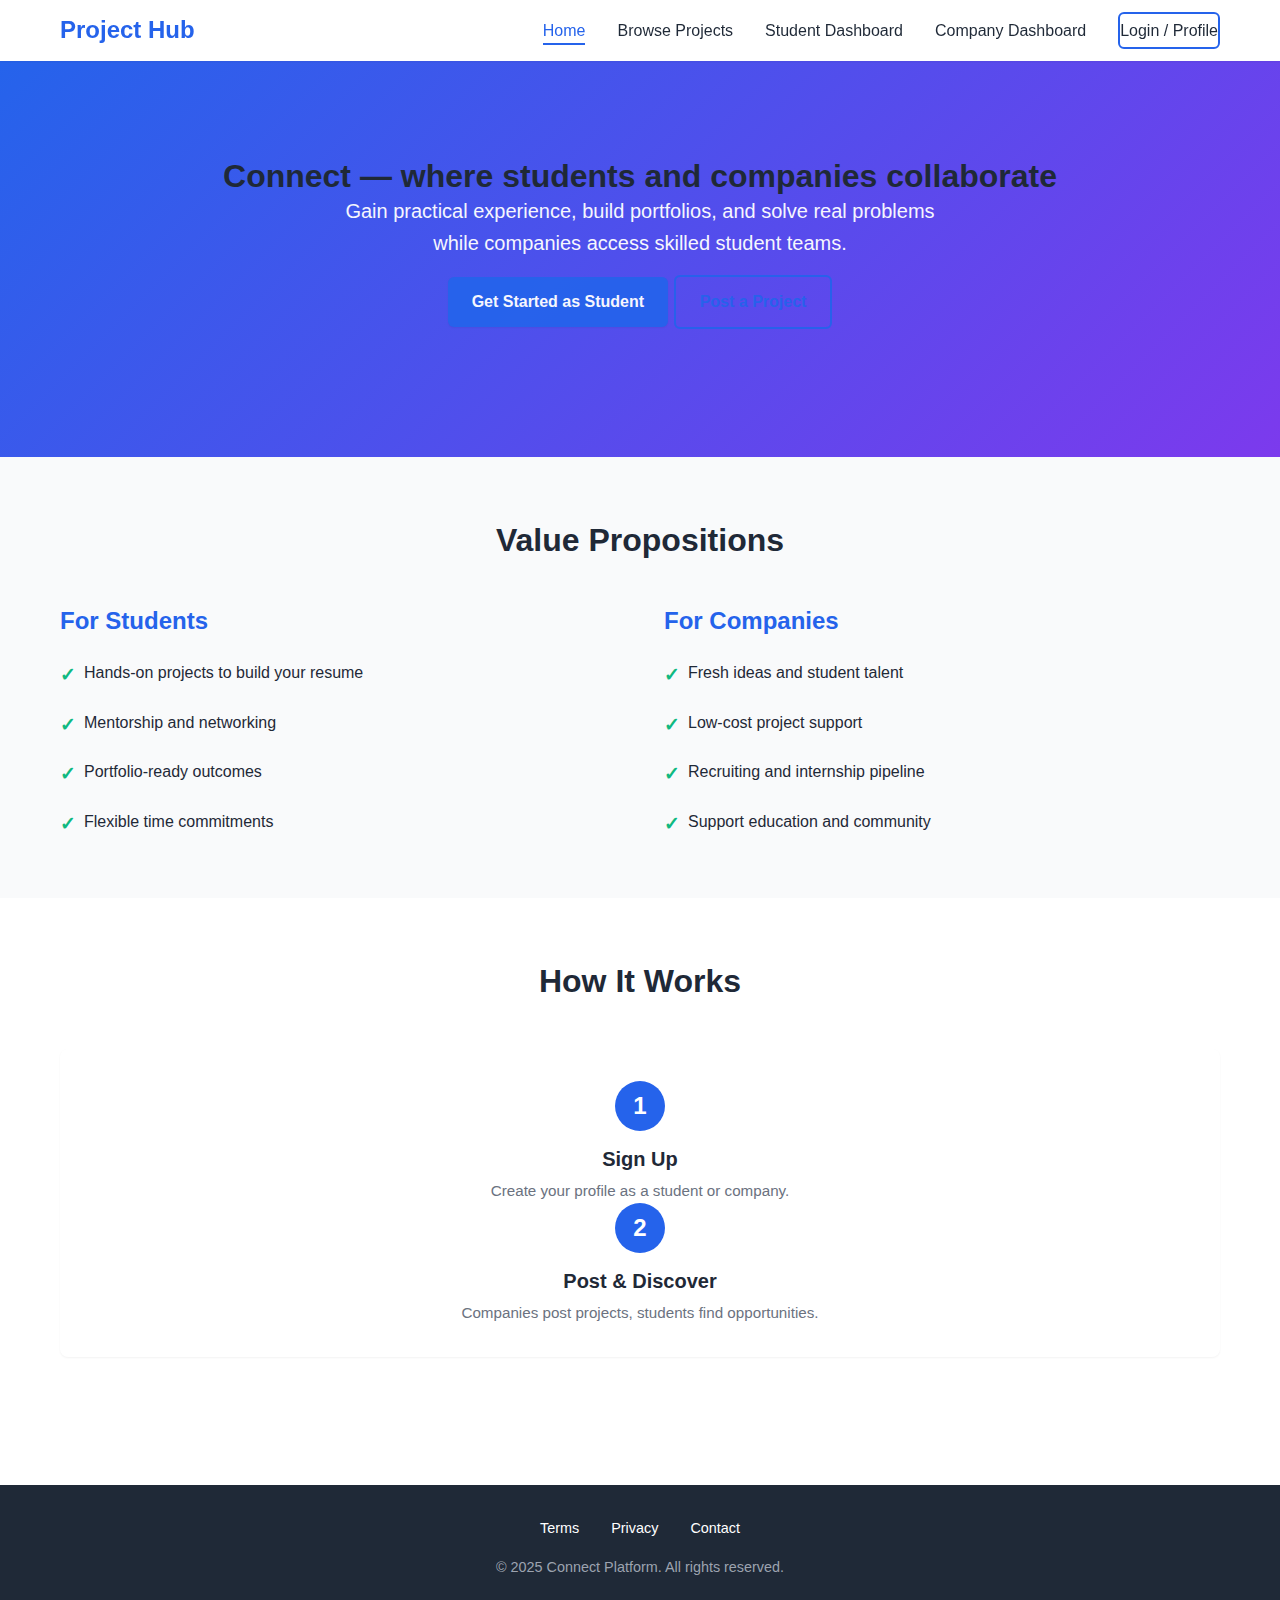
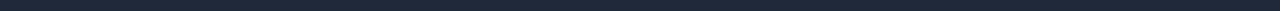
<file: index.html>
<head>
  <title>Connect — Project Hub</title>
  <link rel="stylesheet" href="./css/styles.css">
</head>
<body>

  <!--Navigation Bar-->
  <nav class="navbar">
        <div class="container">
            <div class="logo">
                <h1><a href="index.html">Project Hub</a></h1>
            </div>
            
            <ul class="nav-links">
                <li><a href="index.html" aria-current="page">Home</a></li>
                <li><a href="projects.html" >Browse Projects</a></li>
                <li><a href="student-dashboard.html">Student Dashboard</a></li>
                <li><a href="company-dashboard.html">Company Dashboard</a></li>
                <li><a href="#" class="btn-login">Login / Profile</a></li>
            </ul>
        </div>
  </nav>


  <main>
    <!--Header-->
    <section class="hero">
      <div class="container">
        <h1>Connect — where students and companies collaborate</h1>
        <div class="hero-description">

          <p>Gain practical experience, build portfolios, and solve real problems while companies access skilled student teams.</p>
          <div class="cta-button">
            <a href="#"class="btn btn-primary">Get Started as Student</a>
            <a href="#" class="btn btn-outline">Post a Project</a>
          </div>
        </div>
    </section>
    <!--Value Propostition Section-->
    <section class="value-propositions">
      <div class = "container">
      <h2>Value Propositions</h2>

        <!--Value Propostition For Students-->
        <div class="two-column" >
          <div class="column">
            <h3>For Students</h3>
            <ul class="benefits-list">
              <li>Hands-on projects to build your resume</li>
              <li>Mentorship and networking</li>
              <li>Portfolio-ready outcomes</li>
              <li>Flexible time commitments</li>
            </ul>
          </div>
        
        <!--Value Propostition For Companies-->
        <div class="column" >
              <h3>For Companies</h3>
              <ul class="benefits-list">
                <li>Fresh ideas and student talent</li>
                <li>Low-cost project support</li>
                <li>Recruiting and internship pipeline</li>
                <li>Support education and community</li>
              </ul>
            </div>
          </div>
          </div>
    </section>

    <!--How It Works Section-->
    <section class="how-it-works">
      <div class="container">
      <h2>How It Works</h2>
        
      <div class="steps">
        <div class="step">
        <div class="step-number">1</div>
          <h3>Sign Up</h3>
          <p>Create your profile as a student or company.</p>
        <div class="step-number">2</div>
          <h3>Post & Discover</h3>
          <p>Companies post projects, students find opportunities.</p>
        
      </div>
    </div>
    </div>
      </section>
  </main>
    
<!--Footer-->
  <footer>
    <div class="site-footer">
      <div class="footer-links">
        <a href="#">Terms</a>
        <a href="#">Privacy</a>
        <a href="#">Contact</a>
      </div>
    
      <p class="copyright">
            &copy; 2025 Connect Platform. All rights reserved.
        </p>
    
    </div>
  </footer>

</body>

</html>
</file>
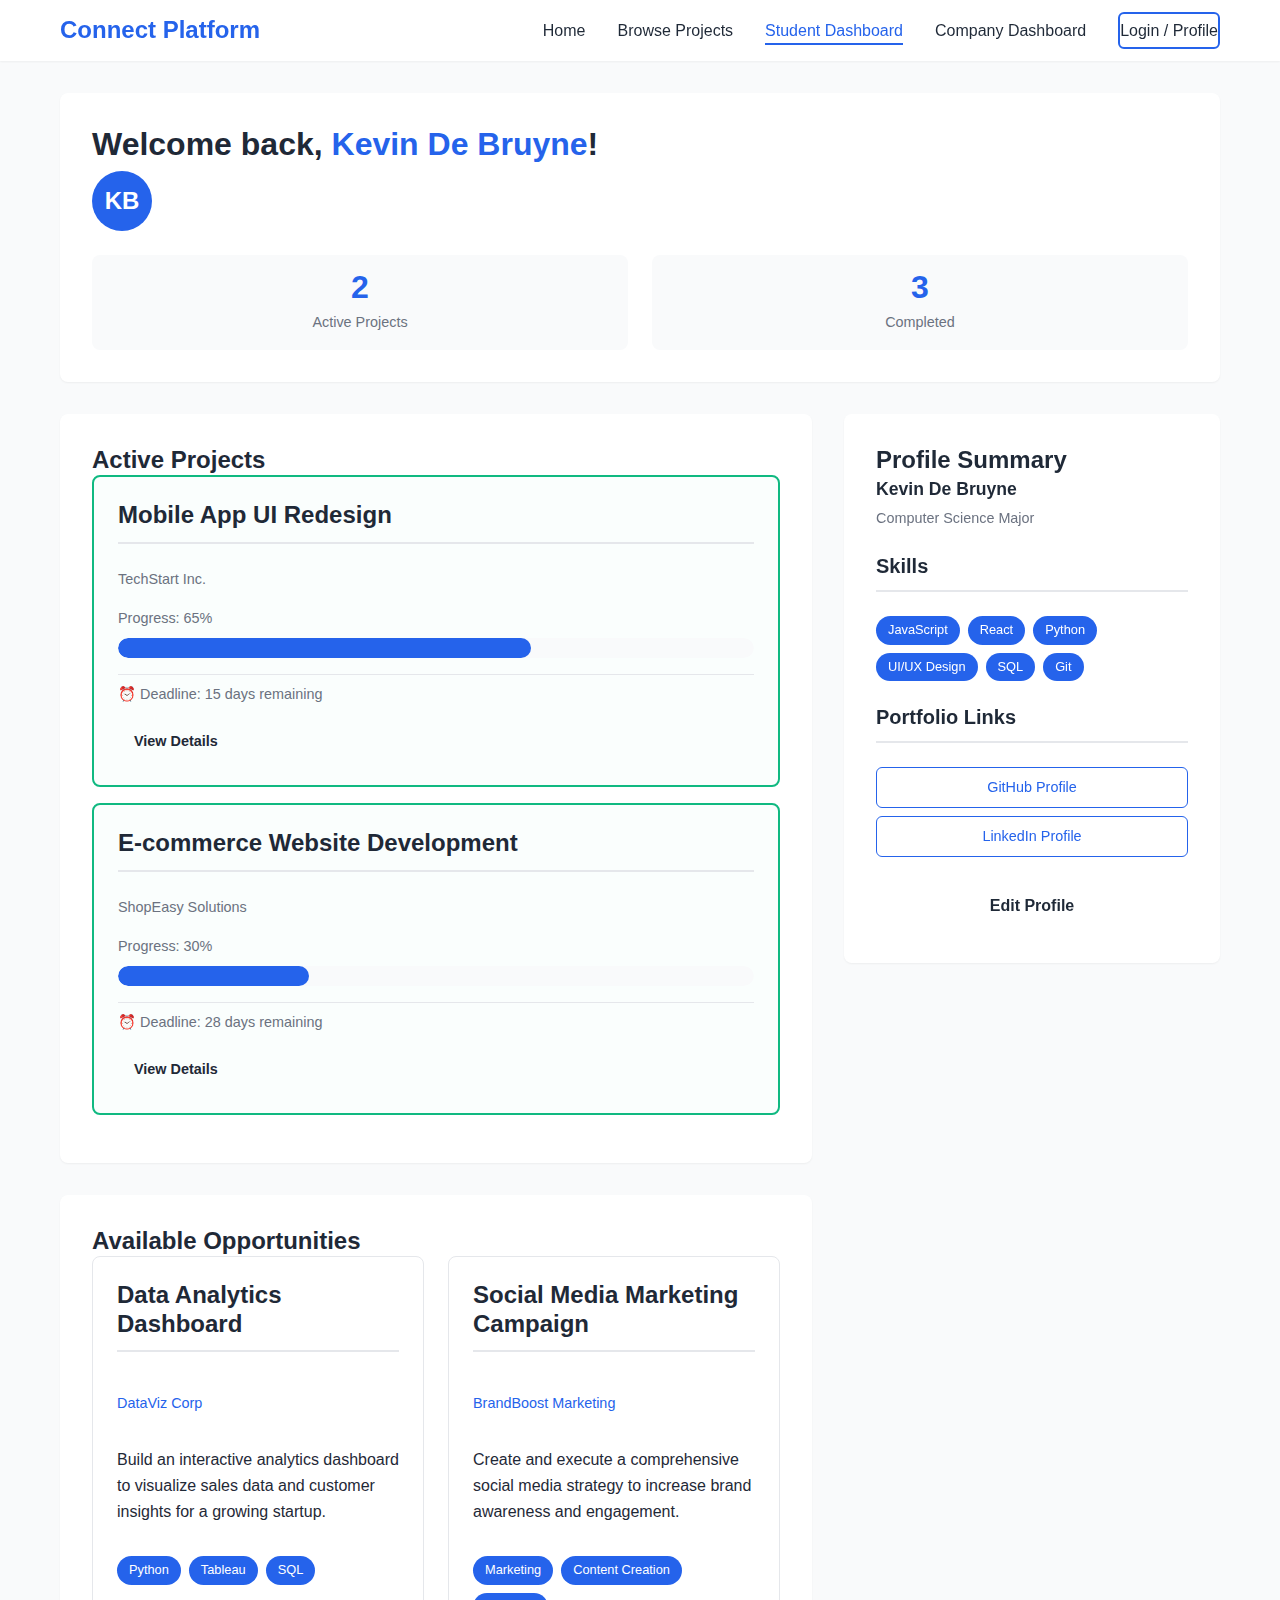
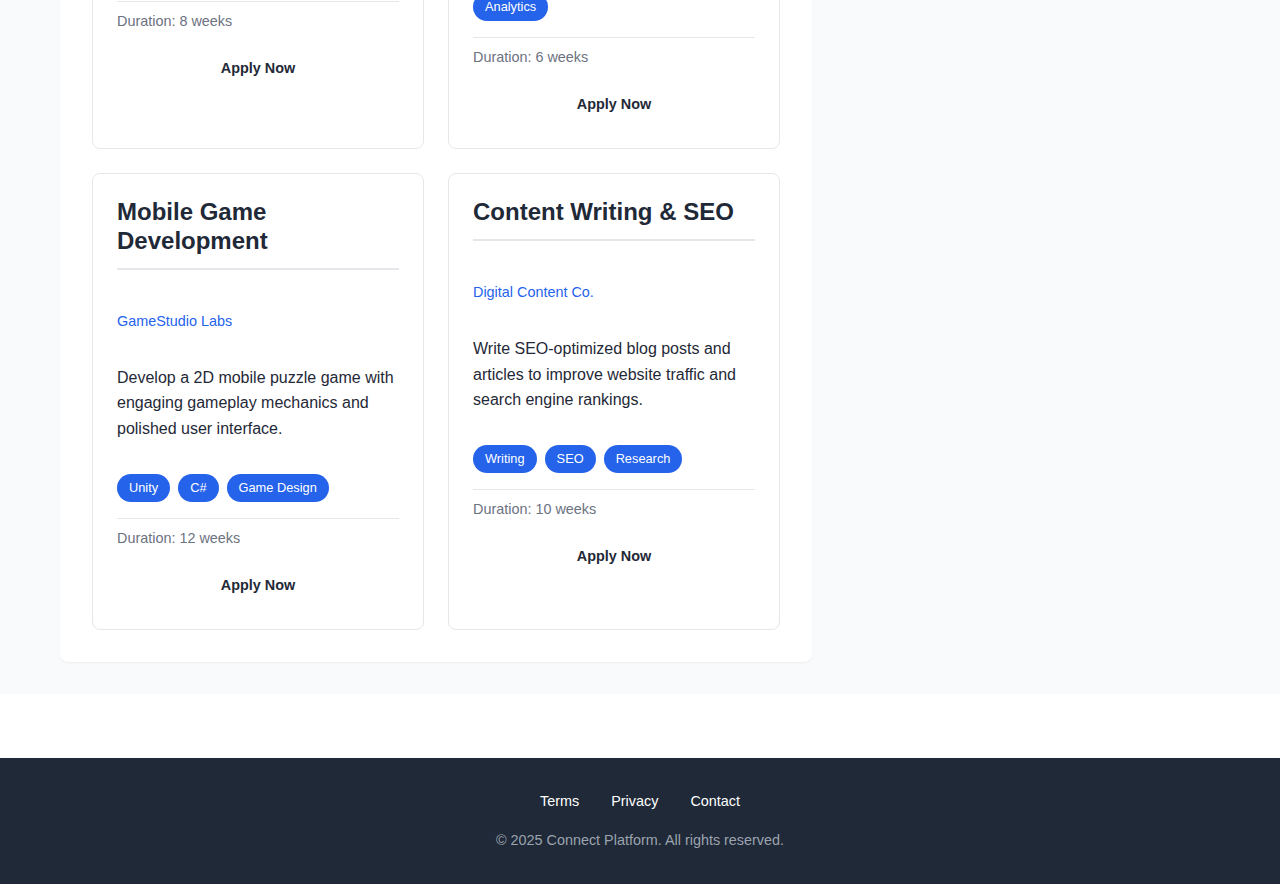
<file: student-dashboard.html>
<head>
  <title>Connect — Project Hub</title>
  <link rel="stylesheet" href="./css/styles.css">
</head>
<body>

  <nav class="navbar">
        <div class="container">
            <div class="logo">
                <h1><a href="index.html">Connect Platform</a></h1>
            </div>
            
            <ul class="nav-links">
                <li><a href="index.html" >Home</a></li>
                <li><a href="projects.html" >Browse Projects</a></li>
                <li><a href="student-dashboard.html" aria-current="page">Student Dashboard</a></li>
                <li><a href="company-dashboard.html">Company Dashboard</a></li>
                <li><a href="#" class="btn-login">Login / Profile</a></li>
            </ul>
        </div>
  </nav>
  <main class="dashboard-main">
    <div class="container">
      
      <section class="dashboard-header">
        <div class="welcome-section">
          <h1>Welcome back, <span class="student-name">Kevin De Bruyne</span>!</h1>
          <div class="profile-pic">KB</div>
        </div>
        

        <div class="quick-stats">
          <div class="stat-card">
            <span class="stat-number">2</span>
            <span class="stat-label">Active Projects</span>
          </div>
          <div class="stat-card">
            <span class="stat-number">3</span>
            <span class="stat-label">Completed</span>
          </div>
        </div>
      </section>

          <div class="dashboard-grid">
  
        <div class="main-content">
          
          
          <section class="active-projects">
            <h2>Active Projects</h2>
            
            
            <div class="project-card active">
              <div class="project-header">
                <h3>Mobile App UI Redesign</h3>
                <p class="company-name">TechStart Inc.</p>
              </div>
              
              <div class="progress-container">
                <label for="progress1">Progress: 65%</label>
                <progress id="progress1" value="65" max="100">65%</progress>
              </div>
              
              <div class="project-meta">
                <span class="deadline">⏰ Deadline: 15 days remaining</span>
              </div>
              
              <a href="#" class="btn primary btn-small">View Details</a>
            </div>

            
            <div class="project-card active">
              <div class="project-header">
                <h3>E-commerce Website Development</h3>
                <p class="company-name">ShopEasy Solutions</p>
              </div>
              
              <div class="progress-container">
                <label for="progress2">Progress: 30%</label>
                <progress id="progress2" value="30" max="100">30%</progress>
              </div>
              
              <div class="project-meta">
                <span class="deadline">⏰ Deadline: 28 days remaining</span>
              </div>
              
              <a href="#" class="btn primary btn-small">View Details</a>
            </div>
          </section>

          <section class="available-opportunities">
            <h2>Available Opportunities</h2>
            
            <div class="opportunities-grid">
              
              
              <div class="opportunity-card">
                <h3>Data Analytics Dashboard</h3>
                <p class="company">DataViz Corp</p>
                <p>Build an interactive analytics dashboard to visualize sales data and customer insights for a growing startup.</p>
                
                <div class="skills-tags">
                  <span class="skill-tag">Python</span>
                  <span class="skill-tag">Tableau</span>
                  <span class="skill-tag">SQL</span>
                </div>
                
                <div class="opportunity-meta">
                  <span class="duration">Duration: 8 weeks</span>
                </div>
                
                <a href="#" class="btn secondary btn-small">Apply Now</a>
              </div>

              <div class="opportunity-card">
                <h3>Social Media Marketing Campaign</h3>
                <p class="company">BrandBoost Marketing</p>
                <p>Create and execute a comprehensive social media strategy to increase brand awareness and engagement.</p>
                
                <div class="skills-tags">
                  <span class="skill-tag">Marketing</span>
                  <span class="skill-tag">Content Creation</span>
                  <span class="skill-tag">Analytics</span>
                </div>
                
                <div class="opportunity-meta">
                  <span class="duration">Duration: 6 weeks</span>
                  
                </div>
                
                <a href="#" class="btn secondary btn-small">Apply Now</a>
              </div>

              <div class="opportunity-card">
          
                <h3>Mobile Game Development</h3>
                <p class="company">GameStudio Labs</p>
                <p>Develop a 2D mobile puzzle game with engaging gameplay mechanics and polished user interface.</p>
                
                <div class="skills-tags">
                  <span class="skill-tag">Unity</span>
                  <span class="skill-tag">C#</span>
                  <span class="skill-tag">Game Design</span>
                </div>
                
                <div class="opportunity-meta">
                  <span class="duration">Duration: 12 weeks</span>
                  
                </div>
                
                <a href="#" class="btn secondary btn-small">Apply Now</a>
              </div>

              <div class="opportunity-card">
                <h3>Content Writing & SEO</h3>
                <p class="company">Digital Content Co.</p>
                <p>Write SEO-optimized blog posts and articles to improve website traffic and search engine rankings.</p>
                
                <div class="skills-tags">
                  <span class="skill-tag">Writing</span>
                  <span class="skill-tag">SEO</span>
                  <span class="skill-tag">Research</span>
                </div>
                
                <div class="opportunity-meta">
                  <span class="duration">Duration: 10 weeks</span>
                  
                </div>
                <a class="btn secondary btn-small">Apply Now</a>
              </div>

            </div>
          </section>
        </div>

      </section>

      <aside class="sidebar">
          <section class="profile-summary">
            <h2>Profile Summary</h2>
            
            <div class="profile-info">
              <p class="name">Kevin De Bruyne</p>
              <p class="major">Computer Science Major</p>
            </div>
            
            <div class="skills-section">
              <h3>Skills</h3>
              <div class="skills-tags">
                <span class="skill-tag">JavaScript</span>
                <span class="skill-tag">React</span>
                <span class="skill-tag">Python</span>
                <span class="skill-tag">UI/UX Design</span>
                <span class="skill-tag">SQL</span>
                <span class="skill-tag">Git</span>
              </div>
            </div>
            
            <div class="portfolio-links">
              <h3>Portfolio Links</h3>
              <a href="#" class="portfolio-link">GitHub Profile</a>
              <a href="#" class="portfolio-link">LinkedIn Profile</a>
            </div>
            
            <a href="#" class="btn primary btn-full">Edit Profile</a>
          </section>
        </aside>

      </div>
    </div>
  </main>  

  <footer>
  <div class="site-footer">
    <div class="footer-links">
      <a href="#">Terms</a>
      <a href="#">Privacy</a>
      <a href="#">Contact</a>
    </div>
    
    <p class="copyright">
            &copy; 2025 Connect Platform. All rights reserved.
        </p>
    
  
  </div>
</footer>
</body>
</file>
<file: css/styles.css>
/* ==========================================
   CONNECT PLATFORM - COMPLETE STYLESHEET
   ENGR 1340 - Project 2
   
   This stylesheet contains ALL styles for the Connect Platform website.
   It includes styles for 4 pages:
   1. Landing Page (index.html)
   2. Student Dashboard (student-dashboard.html)
   3. Company Dashboard (company-dashboard.html)
   4. Project Listings (projects.html)
   
   HOW TO USE THIS FILE:
   - Read the comments to understand what each style does
   - Look for TODO comments to see where you need to customize
   - Follow the HINT comments for syntax guidance
   - Use the EXAMPLE comments to see how properties work
   
   CSS ORGANIZATION:
   1. CSS Variables (Color Scheme)
   2. Base Styles & Reset
   3. Layout Utilities
   4. Navigation Bar
   5. Buttons
   6. Landing Page Styles
   7. Dashboard Common Styles
   8. Student Dashboard Specific
   9. Company Dashboard Specific
   10. Project Listings Specific
   11. Responsive Design (Media Queries)
   12. Accessibility Enhancements
   13. Print Styles
   ========================================== */

/* ==========================================
   1. CSS VARIABLES (COLOR SCHEME)
   ========================================== 
   
   WHAT ARE CSS VARIABLES?
   CSS Variables (also called Custom Properties) let you store values
   that you can reuse throughout your stylesheet. Instead of typing
   the same color code multiple times, you define it once and reference it.
   
   WHY USE THEM?
   - Easy to maintain (change color in one place, updates everywhere)
   - Consistent design (same colors used throughout)
   - Professional practice (industry standard)
   
   HOW TO USE:
   Define: --variable-name: value;
   Use: property: var(--variable-name);
   
   EXAMPLE:
   Define: --primary-color: #2563eb;
   Use: background-color: var(--primary-color);
*/

:root {
    /* PRIMARY COLORS - Main brand colors used throughout the site */
    --primary-color: #2563eb;      /* Blue - Used for main actions, links, emphasis */
    --secondary-color: #7c3aed;    /* Purple - Used for secondary actions, accents */
    
    /* TEXT COLORS - For readability and hierarchy */
    --text-dark: #1f2937;          /* Dark gray - Main body text, headings */
    --text-light: #6b7280;         /* Medium gray - Secondary text, descriptions */
    
    /* BACKGROUND COLORS - For page sections and containers */
    --background: #ffffff;         /* White - Main page background */
    --background-alt: #f9fafb;     /* Light gray - Alternate sections, cards */
    
    /* BORDER AND DIVIDER COLORS */
    --border-color: #e5e7eb;       /* Light gray - Borders, dividers, outlines */
    
    /* STATUS COLORS - For feedback and states */
    --success-color: #10b981;      /* Green - Success messages, completed items */
    --error-color: #ef4444;        /* Red - Error messages, warnings */
    --warning-color: #f59e0b;      /* Orange - Warning states */
    --info-color: #3b82f6;         /* Blue - Information messages */
    
    /* SHADOW VALUES - For depth and elevation */
    --shadow-sm: 0 1px 2px rgba(0,0,0,0.05);
    --shadow-md: 0 4px 6px rgba(0,0,0,0.1);
    --shadow-lg: 0 10px 15px rgba(0,0,0,0.1);
    
    /* SPACING VALUES - For consistent spacing */
    --spacing-xs: 0.25rem;  /* 4px */
    --spacing-sm: 0.5rem;   /* 8px */
    --spacing-md: 1rem;     /* 16px */
    --spacing-lg: 1.5rem;   /* 24px */
    --spacing-xl: 2rem;     /* 32px */
    
    /* BORDER RADIUS - For rounded corners */
    --radius-sm: 4px;
    --radius-md: 6px;
    --radius-lg: 8px;
    --radius-full: 9999px;  /* Perfect circle */
    
    /* TRANSITION SPEED - For smooth animations */
    --transition-fast: 0.2s;
    --transition-normal: 0.3s;
    --transition-slow: 0.5s;
}

/* TODO: Customize Your Color Scheme
   Replace the color values above to match your team's Figma design.
   
   HINT: Use a color picker tool to get exact hex codes from your Figma prototype
   
   TIPS:
   - Keep contrast high for accessibility (text should be readable)
   - Use your primary color for important actions (buttons, links)
   - Use secondary color sparingly for accents
   - Test your colors on different screens
   
   EXAMPLE: If your design uses orange as the primary color:
   --primary-color: #f97316;
*/

/* ==========================================
   2. BASE STYLES & RESET
   ========================================== 
   
   WHAT IS A CSS RESET?
   Different browsers have different default styles for HTML elements.
   A CSS reset removes these inconsistencies so your site looks the
   same across all browsers.
   
   WHY DO WE NEED IT?
   Without a reset:
   - Margins and padding vary between browsers
   - Fonts sizes differ
   - Elements look inconsistent
   
   This section "resets" all elements to a consistent starting point.
*/

/* UNIVERSAL SELECTOR (*)
   Applies to EVERY element on the page
   The box-sizing property controls how width/height are calculated
   - border-box: width includes padding and border (easier to work with)
   - content-box: width is just the content (default, harder to calculate)
*/
* {
    margin: 0;              /* Remove default margins from all elements */
    padding: 0;             /* Remove default padding from all elements */
    box-sizing: border-box; /* Include padding and border in element's total width/height */
}

/* BODY ELEMENT
   The body is the main container for all visible content
   These styles affect the entire page
*/
body {
    /* FONT FAMILY
       The browser tries each font in order until it finds one installed
       This is called a "font stack" */
    font-family: -apple-system, BlinkMacSystemFont, 'Segoe UI', Roboto, 'Helvetica Neue', Arial, sans-serif;
    /* Explanation: 
       -apple-system = Apple's system font (Mac/iOS)
       BlinkMacSystemFont = Chrome on Mac
       'Segoe UI' = Windows system font
       Roboto = Android system font
       Fallbacks: Helvetica Neue, Arial, generic sans-serif
    */
    
    font-size: 16px;        /* Base font size (1rem = 16px) */
    line-height: 1.6;       /* Space between lines (1.6 = 160% of font size) */
    color: var(--text-dark);           /* Default text color */
    background-color: var(--background); /* Default page background */
    
    /* PREVENT HORIZONTAL SCROLL
       Sometimes content can cause horizontal scrolling, this prevents it */
    overflow-x: hidden;
}

/* HEADING ELEMENTS
   Ensure headings have consistent styling */
h1, h2, h3, h4, h5, h6 {
    line-height: 1.2;       /* Tighter line height for headings (looks better) */
    font-weight: 700;       /* Bold weight (700 = bold, 400 = normal) */
    color: var(--text-dark);
}

/* PARAGRAPH ELEMENTS */
p {
    margin-bottom: 1rem;    /* Space after paragraphs */
}

/* IMAGE ELEMENTS
   Make all images responsive by default */
img {
    max-width: 100%;        /* Image will never be wider than its container */
    height: auto;           /* Height scales proportionally with width */
    display: block;         /* Remove extra space below images (default is inline) */
}

/* LIST ELEMENTS
   Remove default bullet points and numbering */
ul, ol {
    list-style: none;       /* Remove bullets/numbers */
}

/* LINK ELEMENTS
   Remove default link styling */
a {
    text-decoration: none;  /* Remove underline */
    color: inherit;         /* Use the same color as parent element */
    transition: color var(--transition-normal) ease; /* Smooth color change on hover */
}

/* BUTTON ELEMENTS
   Inherit font from parent (buttons have different default fonts) */
button {
    font-family: inherit;   /* Use same font as body */
    cursor: pointer;        /* Show pointer cursor on hover */
}

/* TODO: Adjust Base Font Size
   If your design requires larger or smaller text, change the font-size
   on the body element. This will affect all rem units throughout the site.
   
   HINT: 1rem = whatever you set body font-size to
   EXAMPLE: If you set body font-size: 18px, then 2rem = 36px
*/

/* ==========================================
   3. LAYOUT UTILITIES
   ========================================== 
   
   WHAT ARE UTILITY CLASSES?
   Utility classes are reusable styles that you can apply to any element.
   Instead of writing the same CSS multiple times, create a utility class.
   
   EXAMPLE:
   Instead of: div { max-width: 1200px; margin: 0 auto; }
   Use: <div class="container">
*/

/* CONTAINER CLASS
   Centers content and constrains maximum width
   Used on every page to keep content from stretching too wide on large screens
*/
.container {
    max-width: 1200px;      /* Content never wider than 1200px */
    margin: 0 auto;         /* Center horizontally (0 top/bottom, auto left/right) */
    padding: 0 20px;        /* Space on left/right (20px) to prevent touching edges */
    width: 100%;            /* Take full width up to max-width */
}

/* TODO: Add More Utility Classes
   Common utility classes you might need:
   
   HINT: Text alignment utilities
   .text-center { text-align: center; }
   .text-left { text-align: left; }
   .text-right { text-align: right; }
   
   HINT: Display utilities
   .hide { display: none; }
   .show { display: block; }
   
   HINT: Margin utilities
   .mt-1 { margin-top: 1rem; }
   .mb-1 { margin-bottom: 1rem; }
   
   HINT: Flex utilities
   .flex { display: flex; }
   .flex-center { display: flex; justify-content: center; align-items: center; }
*/

/* SECTION SPACING
   Standard spacing for page sections */
.section {
    padding: 4rem 0;        /* 4rem top and bottom, 0 left and right */
}

/* ==========================================
   4. NAVIGATION BAR
   ========================================== 
   
   WHAT IS A NAVIGATION BAR?
   The navigation bar (navbar) appears at the top of every page.
   It helps users navigate between different pages of your site.
   
   KEY FEATURES:
   - Sticky positioning (stays at top when scrolling)
   - Horizontal layout (logo on left, links on right)
   - Responsive (collapses on mobile)
*/

.navbar {
    /* BACKGROUND AND SHADOW
       Background color and subtle shadow for depth */
    background-color: var(--background);
    box-shadow: var(--shadow-sm);
    
    /* PADDING
       Vertical spacing inside the navbar */
    padding: 1rem 0;
    
    /* Z-INDEX
       Controls stacking order (higher number = on top)
       Navbar needs high z-index to stay above other content */
    z-index: 1000;          /* Very high number to stay on top */
    
    /* STICKY POSITIONING
       TODO: Make navbar stick to top when scrolling
       HINT: Add these properties:
       position: sticky;
       top: 0;
       
       EXPLANATION:
       - position: sticky = Element scrolls normally until it hits the "top" value
       - top: 0 = When navbar reaches 0px from top of viewport, it sticks
       
       EXAMPLE: Try scrolling the page - navbar should stay at top
    */
    position: sticky;
    top: 0;
}

/* NAVBAR CONTAINER
   Layout for navbar content (logo and links) */
.navbar .container {
    /* FLEXBOX LAYOUT
       Display items in a row (horizontal) */
    display: flex;
    
    /* JUSTIFY-CONTENT: space-between
       Pushes items to opposite ends (logo left, links right) */
    justify-content: space-between;
    
    /* ALIGN-ITEMS: center
       Vertically centers items */
    align-items: center;
}

/* LOGO SECTION */
.logo h1 {
    font-size: 1.5rem;      /* 24px (16px * 1.5) */
    color: var(--primary-color);
    font-weight: 700;       /* Bold */
    margin: 0;              /* Remove default margin */
}

/* Make logo link not inherit color from parent */
.logo a {
    color: var(--primary-color);
}

.logo a:hover {
    /* TODO: Add hover effect to logo
       HINT: You could change opacity or add a subtle color change
       EXAMPLE: opacity: 0.8; */
}

/* NAVIGATION LINKS CONTAINER
   Contains all navigation links */
.nav-links {
    /* FLEXBOX for horizontal layout */
    display: flex;
    gap: 2rem;              /* Space between each link (2rem = 32px) */
    align-items: center;    /* Vertically center links */
    margin: 0;
    padding: 0;
}

/* INDIVIDUAL NAVIGATION LINKS */
.nav-links a {
    color: var(--text-dark);
    font-weight: 500;       /* Medium weight (between normal 400 and bold 700) */
    font-size: 1rem;
    
    /* TRANSITION
       Smooth color change when hovering */
    transition: color var(--transition-normal) ease;
    
    /* PADDING
       Makes clickable area larger (easier to click) */
    padding: 0.5rem 0;
}

/* LINK HOVER STATE
   What happens when you move mouse over a link */
.nav-links a:hover {
    color: var(--primary-color);
    
    /* TODO: Add more hover effects
       HINT: You could add an underline or background
       EXAMPLE: 
       border-bottom: 2px solid var(--primary-color);
       padding-bottom: 0.3rem;
    */
}

/* LINK FOCUS STATE (ACCESSIBILITY)
   When user navigates with keyboard (Tab key) */
.nav-links a:focus {
    /* OUTLINE
       Visible border that shows which element has focus
       Important for keyboard navigation accessibility */
    outline: 2px solid var(--primary-color);
    outline-offset: 4px;    /* Space between element and outline */
    border-radius: var(--radius-sm);
}

/* ACTIVE PAGE INDICATOR
   Shows which page the user is currently on
   Added by JavaScript in utils.js */
.nav-links a[aria-current="page"] {
    color: var(--primary-color);
    border-bottom: 2px solid var(--primary-color);
    padding-bottom: 0.3rem;
}

/* LOGIN BUTTON IN NAVBAR
   Special styling for login/profile button */
.btn-login {
    padding: 0.5rem 1rem;
    border: 2px solid var(--primary-color);
    border-radius: var(--radius-md);
    color: var(--primary-color);
    transition: all var(--transition-normal) ease;
}

.btn-login:hover {
    background-color: var(--primary-color);
    color: white;
}

/* TODO: Create Mobile Menu Toggle
   For mobile devices, you'll want a hamburger menu
   
   HINT: Add this HTML: <button id="mobile-menu-toggle" class="mobile-menu-btn">☰</button>
   
   Then add these styles:
   .mobile-menu-btn {
       display: none;
       background: none;
       border: none;
       font-size: 1.5rem;
       cursor: pointer;
   }
   
   @media (max-width: 768px) {
       .mobile-menu-btn { display: block; }
       .nav-links { display: none; }
       .nav-links.mobile-active { display: flex; flex-direction: column; }
   }
*/

/* ==========================================
   5. BUTTONS
   ========================================== 
   
   WHAT ARE BUTTON STYLES?
   Buttons are one of the most important interactive elements.
   They need to be:
   - Easy to see (good contrast)
   - Easy to click (large enough)
   - Clear about their purpose (hover effects)
   
   BUTTON TYPES IN THIS PROJECT:
   - .btn = Base button style (required for all buttons)
   - .btn-primary = Main action button (submit, create, etc.)
   - .btn-secondary = Alternative action
   - .btn-success = Positive action (accept, confirm)
   - .btn-danger = Destructive action (delete, reject)
   - .btn-small = Smaller button for tight spaces
   - .btn-large = Larger button for emphasis
*/

/* BASE BUTTON STYLE
   ALL buttons should have this class plus a modifier (.btn-primary, etc.) */
.btn {
    /* DISPLAY
       inline-block allows width/height but keeps inline flow */
    display: inline-block;
    
    /* PADDING
       Space inside button (makes it bigger and easier to click) */
    padding: 0.75rem 1.5rem;  /* 12px top/bottom, 24px left/right */
    
    /* BORDERS */
    border: none;               /* Remove default button border */
    border-radius: var(--radius-md); /* Rounded corners (6px) */
    
    /* TEXT */
    font-weight: 600;           /* Semi-bold text */
    font-size: 1rem;            /* Same as body text */
    text-align: center;         /* Center text inside button */
    
    /* CURSOR
       Shows hand pointer on hover (indicates it's clickable) */
    cursor: pointer;
    
    /* TRANSITION
       Smooth animation when properties change */
    transition: all var(--transition-normal) ease;
    
    /* MISC */
    text-decoration: none;      /* Remove underline if button is a link */
    white-space: nowrap;        /* Prevent text from wrapping to new line */
}

/* REMOVE FOCUS OUTLINE (will add custom one)
   Remove the default dotted outline */
.btn:focus {
    outline: none;
}

/* PRIMARY BUTTON (Main actions) */
.btn-primary {
    background-color: var(--primary-color);
    color: white;
    box-shadow: var(--shadow-sm);
}

/* PRIMARY BUTTON HOVER STATE */
.btn-primary:hover {
    /* Darken the background slightly */
    background-color: #1d4ed8;  /* Darker blue */
    
    /* TRANSFORM: translateY(-2px)
       Moves button up 2px, creates "lift" effect */
    transform: translateY(-2px);
    
    /* Larger shadow makes it look elevated */
    box-shadow: var(--shadow-md);
}

/* PRIMARY BUTTON ACTIVE STATE (when clicked) */
.btn-primary:active {
    /* Move back down when clicked */
    transform: translateY(0);
    box-shadow: var(--shadow-sm);
}

/* SECONDARY BUTTON (Alternative actions) */
.btn-secondary {
    background-color: var(--secondary-color);
    color: white;
    box-shadow: var(--shadow-sm);
}

.btn-secondary:hover {
    background-color: #6d28d9;  /* Darker purple */
    transform: translateY(-2px);
    box-shadow: var(--shadow-md);
}

.btn-secondary:active {
    transform: translateY(0);
}

/* SUCCESS BUTTON (Positive actions like "Accept") */
.btn-success {
    background-color: var(--success-color);
    color: white;
    box-shadow: var(--shadow-sm);
}

.btn-success:hover {
    background-color: #059669;  /* Darker green */
    transform: translateY(-2px);
    box-shadow: var(--shadow-md);
}

/* DANGER BUTTON (Destructive actions like "Delete", "Reject") */
.btn-danger {
    background-color: var(--error-color);
    color: white;
    box-shadow: var(--shadow-sm);
}

.btn-danger:hover {
    background-color: #dc2626;  /* Darker red */
    transform: translateY(-2px);
    box-shadow: var(--shadow-md);
}

/* OUTLINE BUTTON (Less emphasis, borders only) */
.btn-outline {
    background-color: transparent;
    border: 2px solid var(--primary-color);
    color: var(--primary-color);
}

.btn-outline:hover {
    background-color: var(--primary-color);
    color: white;
}

/* SMALL BUTTON (For tight spaces) */
.btn-small {
    padding: 0.5rem 1rem;      /* Smaller padding */
    font-size: 0.9rem;         /* Smaller text */
}

/* LARGE BUTTON (For emphasis) */
.btn-large {
    padding: 1rem 2rem;        /* Larger padding */
    font-size: 1.1rem;         /* Larger text */
    font-weight: 700;          /* Bolder text */
}

/* FULL WIDTH BUTTON (Takes full width of container) */
.btn-full {
    width: 100%;
    display: block;
}

/* DISABLED BUTTON STATE (Not clickable) */
.btn:disabled,
.btn.disabled {
    opacity: 0.5;              /* Faded appearance */
    cursor: not-allowed;       /* Shows "not allowed" cursor */
    pointer-events: none;      /* Prevents clicking */
}

/* BUTTON FOCUS STATE (ACCESSIBILITY)
   Custom focus outline for keyboard navigation */
.btn:focus-visible {
    outline: 3px solid var(--primary-color);
    outline-offset: 2px;
}

/* TODO: Create Custom Button Variants
   You can create more button styles based on your design needs
   
   HINT: Copy the .btn-primary pattern and change colors
   
   EXAMPLE: Info button (for informational actions)
   .btn-info {
       background-color: var(--info-color);
       color: white;
   }
   .btn-info:hover {
       background-color: #2563eb;
   }
*/

/* BUTTON LINK (Looks like link, acts like button) */
.btn-link {
    background: none;
    border: none;
    color: var(--primary-color);
    text-decoration: underline;
    padding: 0;
    cursor: pointer;
}

.btn-link:hover {
    color: var(--secondary-color);
}

/* ==========================================
   6. LANDING PAGE STYLES (index.html)
   ========================================== 
   
   LANDING PAGE SECTIONS:
   1. Hero Section - Eye-catching introduction
   2. Value Propositions - Benefits for students and companies
   3. How It Works - Step-by-step process
   4. Footer - Links and copyright
*/

/* ==========================================
   HERO SECTION
   ========================================== 
   
   WHAT IS A HERO SECTION?
   The hero section is the first thing visitors see.
   It should:
   - Grab attention immediately
   - Communicate your value proposition
   - Include a clear call-to-action (CTA)
   
   DESIGN TIPS:
   - Use contrasting colors
   - Keep text concise and clear
   - Make CTA buttons prominent
*/

.hero {
    /* BACKGROUND
       Uses a gradient from primary to secondary color */
    background: linear-gradient(135deg, var(--primary-color) 0%, var(--secondary-color) 100%);
    /* EXPLANATION:
       - linear-gradient = smooth color transition
       - 135deg = angle of gradient (diagonal from top-left to bottom-right)
       - 0% to 100% = start and end points
    */
    
    /* TEXT COLOR */
    color: white;
    
    /* PADDING
       Large padding to create spacious feel */
    padding: 6rem 0;        /* 96px top/bottom, 0 left/right */
    
    /* TEXT ALIGNMENT */
    text-align: center;
    
    /* TODO: Add Background Image Instead of Gradient
       HINT: You can use a background image instead of gradient
       EXAMPLE:
       background-image: url('../images/hero-bg.jpg');
       background-size: cover;
       background-position: center;
       
       NOTE: Make sure to keep text readable by:
       - Using semi-transparent overlay
       - Choosing appropriate image
       - Adding text shadow if needed
    */
}

/* HERO HEADLINE */
.hero h2 {
    font-size: 2.5rem;      /* 40px */
    margin-bottom: 1rem;
    font-weight: 700;
    color: white;           /* Override default heading color */
    
    /* TEXT SHADOW
       Subtle shadow makes text easier to read on gradient background */
    text-shadow: 0 2px 4px rgba(0,0,0,0.1);
}

/* HERO DESCRIPTION */
.hero-description {
    font-size: 1.25rem;     /* 20px - Larger than body text */
    margin-bottom: 2rem;
    line-height: 1.6;
    
    /* MAX-WIDTH
       Constrains width for better readability */
    max-width: 600px;
    
    /* CENTERING
       Horizontal centering with auto margins */
    margin-left: auto;
    margin-right: auto;
    
    /* OPACITY
       Slightly transparent for visual hierarchy */
    opacity: 0.95;
}

/* CALL-TO-ACTION BUTTONS CONTAINER */
.cta-buttons {
    /* FLEXBOX
       Arranges buttons horizontally */
    display: flex;
    gap: 1rem;              /* Space between buttons */
    justify-content: center; /* Center buttons horizontally */
    flex-wrap: wrap;        /* Wrap to new line if not enough space */
    
    /* MARGIN */
    margin-top: 2rem;
}

/* TODO: Enhance Hero Section
   Ideas to make hero section more engaging:
   
   1. Add Animation:
   .hero h2 {
       animation: fadeInUp 1s ease;
   }
   
   2. Add Background Pattern:
   .hero::before {
       content: '';
       position: absolute;
       top: 0;
       left: 0;
       right: 0;
       bottom: 0;
       background: url('pattern.svg');
       opacity: 0.1;
   }
   
   3. Add Scroll Indicator:
   .scroll-indicator {
       position: absolute;
       bottom: 2rem;
       left: 50%;
       transform: translateX(-50%);
       animation: bounce 2s infinite;
   }
*/

/* ==========================================
   VALUE PROPOSITIONS SECTION
   ========================================== 
   
   WHAT IS THIS SECTION?
   Shows benefits for both target audiences (students and companies)
   Uses a two-column layout to compare side-by-side
*/

.value-propositions {
    padding: 4rem 0;
    background-color: var(--background-alt);
}

/* SECTION HEADING */
.value-propositions h2 {
    text-align: center;
    font-size: 2rem;        /* 32px */
    margin-bottom: 3rem;
    color: var(--text-dark);
}

/* TWO-COLUMN LAYOUT */
.two-column {
    /* GRID LAYOUT
       Creates two equal-width columns */
    display: grid;
    grid-template-columns: 1fr 1fr;  /* 1fr = one fraction of available space */
    /* EXPLANATION:
       - display: grid = Use CSS Grid layout system
       - grid-template-columns: 1fr 1fr = Two columns, each takes equal space
       - Alternative: grid-template-columns: repeat(2, 1fr)
    */
    
    gap: 3rem;              /* Space between columns */
}

/* INDIVIDUAL COLUMN */
.column {
    /* TODO: Add styling to columns
       HINT: You might want to add padding, background, or borders
       EXAMPLE:
       padding: 2rem;
       background: white;
       border-radius: var(--radius-lg);
       box-shadow: var(--shadow-sm);
    */
}

/* COLUMN HEADINGS */
.column h3 {
    font-size: 1.5rem;      /* 24px */
    margin-bottom: 1.5rem;
    color: var(--primary-color);
}

/* BENEFITS LIST */
.benefits-list {
    /* FLEXBOX for vertical stacking */
    display: flex;
    flex-direction: column; /* Stack items vertically */
    gap: 1.5rem;            /* Space between items */
}

/* INDIVIDUAL BENEFIT ITEM */
.benefits-list li {
    padding-left: 1.5rem;   /* Space for custom bullet point */
    position: relative;     /* Needed for positioning ::before element */
    line-height: 1.6;
}

/* CUSTOM BULLET POINT
   ::before creates a pseudo-element before the content */
.benefits-list li::before {
    content: "✓";           /* Checkmark character */
    /* POSITIONING
       Absolute positioning relative to parent (li) */
    position: absolute;
    left: 0;
    color: var(--success-color);
    font-weight: bold;
    font-size: 1.2rem;
    
    /* TODO: Use Icon Instead of Checkmark
       HINT: You can use icon fonts or unicode characters
       EXAMPLE with Unicode:
       content: "\2713";  (checkmark)
       content: "\2022";  (bullet point)
       content: "\27A4";  (arrow)
       
       EXAMPLE with Icon Font (if using Font Awesome):
       content: "\f00c";
       font-family: "Font Awesome 5 Free";
    */
}

/* BENEFIT ITEM STRONG TEXT */
.benefits-list li strong {
    color: var(--text-dark);
    font-weight: 600;
}

/* ==========================================
   HOW IT WORKS SECTION
   ========================================== 
   
   WHAT IS THIS SECTION?
   Explains the platform's process in 4 clear steps
   Uses a visual timeline or numbered cards
*/

.how-it-works {
    padding: 4rem 0;
    background-color: var(--background);
}

/* SECTION HEADING */
.how-it-works h2 {
    text-align: center;
    font-size: 2rem;
    margin-bottom: 3rem;
    color: var(--text-dark);
}

/* STEPS CONTAINER */
.steps {
    /* GRID LAYOUT
       Creates responsive columns that adjust based on available space */
    display: grid;
    grid-template-columns: repeat(auto-fit, minmax(250px, 1fr));
    /* EXPLANATION:
       - repeat(auto-fit, ...) = Create as many columns as fit
       - minmax(250px, 1fr) = Each column is at least 250px, max 1fr
       - Result: Columns wrap to new line when screen is too narrow
    */
    
    gap: 2rem;
    
    /* TODO: Create Timeline Layout Instead of Grid
       HINT: For a timeline effect, use flex with a connector line
       EXAMPLE:
       display: flex;
       position: relative;
       
       .steps::before {
           content: '';
           position: absolute;
           top: 25px;
           left: 0;
           right: 0;
           height: 2px;
           background: var(--border-color);
           z-index: -1;
       }
    */
}

/* INDIVIDUAL STEP CARD */
.step {
    text-align: center;
    padding: 2rem;
    background-color: var(--background);
    border-radius: var(--radius-lg);
    box-shadow: var(--shadow-sm);
    
    /* TRANSITION for hover effect */
    transition: transform var(--transition-normal) ease,
                box-shadow var(--transition-normal) ease;
}

/* STEP HOVER EFFECT */
.step:hover {
    transform: translateY(-4px);  /* Lift up slightly */
    box-shadow: var(--shadow-md);
}

/* STEP NUMBER */
.step-number {
    /* CIRCULAR BADGE for number */
    display: inline-block;
    width: 50px;
    height: 50px;
    background-color: var(--primary-color);
    color: white;
    border-radius: var(--radius-full);  /* 9999px makes it perfectly round */
    
    /* TEXT CENTERING
       line-height equal to height centers text vertically */
    line-height: 50px;
    font-size: 1.5rem;
    font-weight: bold;
    margin-bottom: 1rem;
    
    /* TODO: Make Step Numbers More Interesting
       HINT: You could add gradients, shadows, or animations
       EXAMPLE:
       background: linear-gradient(135deg, var(--primary-color), var(--secondary-color));
       box-shadow: 0 4px 8px rgba(37, 99, 235, 0.3);
    */
}

/* STEP TITLE */
.step h3 {
    font-size: 1.25rem;
    margin-bottom: 0.5rem;
    color: var(--text-dark);
}

/* STEP DESCRIPTION */
.step p {
    color: var(--text-light);
    font-size: 0.95rem;
    line-height: 1.6;
    margin-bottom: 0;
}

/* ==========================================
   7. DASHBOARD COMMON STYLES
   ========================================== 
   
   These styles are shared between Student Dashboard and Company Dashboard
   They create the basic layout and common components
*/

/* DASHBOARD MAIN CONTAINER */
.dashboard-main {
    min-height: calc(100vh - 200px);  /* At least full viewport height minus nav/footer */
    /* EXPLANATION:
       - 100vh = 100% of viewport height
       - calc() = Perform calculation
       - Subtracting 200px accounts for navbar and footer
       - min-height ensures content area is always tall enough
    */
    
    padding: 2rem 0;
    background-color: var(--background-alt);
}

/* DASHBOARD HEADER (Welcome section with stats) */
.dashboard-header {
    background-color: var(--background);
    padding: 2rem;
    border-radius: var(--radius-lg);
    margin-bottom: 2rem;
    box-shadow: var(--shadow-sm);
    
    /* TODO: Add Gradient Background to Header
       HINT: Similar to hero section
       EXAMPLE:
       background: linear-gradient(135deg, #f0f9ff 0%, #e0f2fe 100%);
    */
}

/* WELCOME SECTION */
.welcome-section {
    margin-bottom: 1.5rem;
}

.welcome-section h2 {
    font-size: 1.75rem;
    color: var(--text-dark);
    margin-bottom: 0.5rem;
}

/* STUDENT/USER NAME HIGHLIGHT */
.student-name {
    color: var(--primary-color);
    font-weight: 700;
}

/* PROFILE PICTURE PLACEHOLDER */
.profile-pic {
    /* CIRCULAR IMAGE CONTAINER */
    width: 60px;
    height: 60px;
    background-color: var(--primary-color);
    border-radius: var(--radius-full);
    display: inline-block;
    margin-top: 0.5rem;
    
    /* FLEXBOX for centering initials if you add them */
    display: inline-flex;
    align-items: center;
    justify-content: center;
    color: white;
    font-weight: 700;
    font-size: 1.5rem;
    
    /* TODO: Add Real Profile Image
       HINT: Use background-image or <img> tag inside
       EXAMPLE with background-image:
       background-image: url('../images/profile.jpg');
       background-size: cover;
       background-position: center;
    */
}

/* QUICK STATS CONTAINER */
.quick-stats {
    /* FLEXBOX LAYOUT
       Display stat cards in a row */
    display: flex;
    gap: 1.5rem;
    justify-content: space-around;  /* Distribute evenly */
    flex-wrap: wrap;                /* Wrap on small screens */
}

/* INDIVIDUAL STAT CARD */
.stat-card {
    text-align: center;
    padding: 1rem;
    background-color: var(--background-alt);
    border-radius: var(--radius-lg);
    flex: 1;                /* Grow to fill available space */
    min-width: 120px;       /* Minimum width before wrapping */
    
    /* TRANSITION for subtle hover effect */
    transition: transform var(--transition-normal) ease,
                box-shadow var(--transition-normal) ease;
}

.stat-card:hover {
    transform: translateY(-2px);
    box-shadow: var(--shadow-sm);
}

/* STAT NUMBER (Large number display) */
.stat-number {
    display: block;
    font-size: 2rem;
    font-weight: bold;
    color: var(--primary-color);
    line-height: 1;
    margin-bottom: 0.5rem;
}

/* STAT LABEL (Description under number) */
.stat-label {
    display: block;
    font-size: 0.9rem;
    color: var(--text-light);
    text-transform: capitalize;
}

/* DASHBOARD GRID LAYOUT
   Two-column layout: main content + sidebar */
.dashboard-grid {
    display: grid;
    grid-template-columns: 2fr 1fr;  /* Main content is 2x wider than sidebar */
    /* EXPLANATION:
       - 2fr = Two fractions of available space
       - 1fr = One fraction of available space
       - Result: Main content takes 66%, sidebar takes 33%
    */
    
    gap: 2rem;
    align-items: start;     /* Align items to top of grid */
}

/* MAIN CONTENT AREA (Left side) */
.main-content {
    /* All styles for content inside this area */
}

/* SIDEBAR (Right side) */
.sidebar {
    /* STICKY POSITIONING
       Sidebar stays visible while scrolling main content */
    position: sticky;
    top: 90px;              /* 90px from top (below navbar) */
    
    /* TODO: Adjust top value if your navbar height is different
       HINT: top = navbar height + desired spacing
    */
}

/* ==========================================
   8. STUDENT DASHBOARD SPECIFIC STYLES
   ========================================== */

/* ACTIVE PROJECTS SECTION */
.active-projects {
    background-color: var(--background);
    padding: 2rem;
    border-radius: var(--radius-lg);
    margin-bottom: 2rem;
    box-shadow: var(--shadow-sm);
}

.active-projects h3 {
    font-size: 1.5rem;
    margin-bottom: 1.5rem;
    color: var(--text-dark);
    border-bottom: 2px solid var(--border-color);
    padding-bottom: 0.75rem;
}

/* PROJECT CARD */
.project-card {
    border: 2px solid var(--border-color);
    border-radius: var(--radius-lg);
    padding: 1.5rem;
    margin-bottom: 1rem;
    background-color: var(--background);
    
    /* TRANSITION for hover effect */
    transition: transform var(--transition-normal) ease,
                box-shadow var(--transition-normal) ease,
                border-color var(--transition-normal) ease;
}

/* PROJECT CARD HOVER */
.project-card:hover {
    transform: translateY(-2px);
    box-shadow: var(--shadow-sm);
    border-color: var(--primary-color);
}

/* ACTIVE PROJECT CARD (Currently working on) */
.project-card.active {
    border-color: var(--success-color);
    border-width: 2px;
    
    /* Optional: Add subtle background tint */
    background-color: rgba(16, 185, 129, 0.02);
}

/* PROJECT HEADER */
.project-header {
    margin-bottom: 1rem;
}

.project-header h4 {
    font-size: 1.25rem;
    color: var(--text-dark);
    margin-bottom: 0.5rem;
}

/* COMPANY NAME */
.company-name {
    color: var(--text-light);
    font-size: 0.9rem;
    font-weight: 500;
}

/* PROGRESS BAR CONTAINER */
.progress-container {
    margin: 1rem 0;
}

.progress-container label {
    display: block;
    margin-bottom: 0.5rem;
    font-size: 0.9rem;
    color: var(--text-light);
    font-weight: 500;
}

/* PROGRESS BAR ELEMENT
   The <progress> HTML element creates a progress bar */
progress {
    width: 100%;
    height: 20px;
    border-radius: var(--radius-full);
    overflow: hidden;
    
    /* Remove default styling */
    appearance: none;
    -webkit-appearance: none;
    border: none;
}

/* PROGRESS BAR BACKGROUND (Chrome/Safari) */
progress::-webkit-progress-bar {
    background-color: var(--background-alt);
    border-radius: var(--radius-full);
}

/* PROGRESS BAR FILL (Chrome/Safari) */
progress::-webkit-progress-value {
    background-color: var(--primary-color);
    border-radius: var(--radius-full);
    
    /* TRANSITION for smooth progress updates */
    transition: width 0.5s ease;
    
    /* TODO: Add Gradient to Progress Bar
       HINT: Use linear-gradient for more visual interest
       EXAMPLE:
       background: linear-gradient(90deg, var(--primary-color), var(--secondary-color));
    */
}

/* PROGRESS BAR FILL (Firefox) */
progress::-moz-progress-bar {
    background-color: var(--primary-color);
    border-radius: var(--radius-full);
}

/* PROJECT METADATA (Deadline, status, etc.) */
.project-meta {
    margin: 1rem 0;
    font-size: 0.9rem;
    color: var(--text-light);
    display: flex;
    gap: 1rem;
    flex-wrap: wrap;
}

.deadline {
    /* TODO: Add icon before deadline text
       HINT: Use ::before pseudo-element
       EXAMPLE:
       &::before {
           content: "⏰ ";
       }
    */
}

/* AVAILABLE OPPORTUNITIES SECTION */
.available-opportunities {
    background-color: var(--background);
    padding: 2rem;
    border-radius: var(--radius-lg);
    box-shadow: var(--shadow-sm);
}

.available-opportunities h3 {
    font-size: 1.5rem;
    margin-bottom: 1.5rem;
    color: var(--text-dark);
    border-bottom: 2px solid var(--border-color);
    padding-bottom: 0.75rem;
}

/* OPPORTUNITIES GRID */
.opportunities-grid {
    display: grid;
    grid-template-columns: repeat(auto-fill, minmax(280px, 1fr));
    /* EXPLANATION:
       - auto-fill = Create as many columns as fit
       - minmax(280px, 1fr) = Each card is at least 280px, max 1fr
       - Cards automatically wrap to new rows
    */
    gap: 1.5rem;
}

/* OPPORTUNITY CARD */
.opportunity-card {
    border: 1px solid var(--border-color);
    border-radius: var(--radius-lg);
    padding: 1.5rem;
    background-color: var(--background);
    
    /* TRANSITION for hover effect */
    transition: transform var(--transition-normal) ease,
                box-shadow var(--transition-normal) ease;
    
    /* FLEXBOX for vertical layout */
    display: flex;
    flex-direction: column;
    gap: 1rem;
}

.opportunity-card:hover {
    transform: translateY(-4px);
    box-shadow: var(--shadow-md);
}

/* COMPANY LOGO (Small version in cards) */
.company-logo,
.company-logo-small {
    width: 50px;
    height: 50px;
    background-color: var(--background-alt);
    border-radius: var(--radius-lg);
    
    /* TODO: Add actual logo images
       HINT: Use background-image or <img> tag
    */
}

.opportunity-card h4 {
    font-size: 1.1rem;
    color: var(--text-dark);
    margin: 0;
}

.opportunity-card .company {
    color: var(--primary-color);
    font-size: 0.9rem;
    font-weight: 500;
}



/* SKILLS TAGS */
.skills-tags {
    display: flex;
    flex-wrap: wrap;
    gap: 0.5rem;
}

/* INDIVIDUAL SKILL TAG/BADGE */
.skill-tag {
    background-color: var(--primary-color);
    color: white;
    padding: 0.25rem 0.75rem;
    border-radius: var(--radius-full);
    font-size: 0.8rem;
    font-weight: 500;
    
    /* TODO: Create Different Colors for Different Skills
       HINT: Use different classes for different skill types
       EXAMPLE:
       .skill-tag.design { background-color: #ec4899; }
       .skill-tag.frontend { background-color: #3b82f6; }
       .skill-tag.backend { background-color: #10b981; }
    */
}

/* OPPORTUNITY METADATA (Duration, compensation) */
.opportunity-meta {
    display: flex;
    justify-content: space-between;
    align-items: center;
    font-size: 0.9rem;
    padding-top: 0.5rem;
    border-top: 1px solid var(--border-color);
}

.opportunity-meta .duration {
    color: var(--text-light);
}

.compensation {
    color: var(--success-color);
    font-weight: 600;
    font-size: 1rem;
}

/* PROFILE SUMMARY SIDEBAR */
.profile-summary {
    background-color: var(--background);
    padding: 2rem;
    border-radius: var(--radius-lg);
    box-shadow: var(--shadow-sm);
}

.profile-summary h3 {
    font-size: 1.25rem;
    margin-bottom: 1.5rem;
    color: var(--text-dark);
    border-bottom: 2px solid var(--border-color);
    padding-bottom: 0.75rem;
}

/* PROFILE INFO */
.profile-info {
    margin-bottom: 1.5rem;
}

.profile-info .name {
    font-size: 1.1rem;
    font-weight: 600;
    color: var(--text-dark);
    margin-bottom: 0.25rem;
}

.profile-info .major {
    font-size: 0.9rem;
    color: var(--text-light);
}

/* SKILLS SECTION IN SIDEBAR */
.skills-section {
    margin-bottom: 1.5rem;
}

.skills-section h4 {
    font-size: 1rem;
    margin-bottom: 0.75rem;
    color: var(--text-dark);
}

/* PORTFOLIO LINKS */
.portfolio-links {
    margin: 1.5rem 0;
}

.portfolio-links h4 {
    font-size: 1rem;
    margin-bottom: 0.75rem;
    color: var(--text-dark);
}

.portfolio-link {
    display: block;
    padding: 0.5rem;
    margin-bottom: 0.5rem;
    color: var(--primary-color);
    border: 1px solid var(--primary-color);
    border-radius: var(--radius-md);
    text-align: center;
    font-size: 0.9rem;
    font-weight: 500;
    
    /* TRANSITION */
    transition: all var(--transition-normal) ease;
}

.portfolio-link:hover {
    background-color: var(--primary-color);
    color: white;
    transform: translateX(4px);
}

/* ==========================================
   9. COMPANY DASHBOARD SPECIFIC STYLES
   ========================================== */

/* COMPANY HEADER SPECIFIC */
.company-header {
    display: flex;
    justify-content: space-between;
    align-items: center;
    flex-wrap: wrap;
    gap: 2rem;
}

.company-info {
    display: flex;
    align-items: center;
    gap: 1.5rem;
}

/* LARGER COMPANY LOGO */
.company-logo-large {
    width: 80px;
    height: 80px;
    background-color: var(--primary-color);
    border-radius: var(--radius-lg);
    
    /* TODO: Add company logo image */
}

.company-tagline {
    color: var(--text-light);
    font-size: 0.9rem;
    margin-top: 0.25rem;
}

/* POST PROJECT SECTION */
.post-project-section {
    background-color: var(--background);
    padding: 2rem;
    border-radius: var(--radius-lg);
    margin-bottom: 2rem;
    box-shadow: var(--shadow-sm);
}

.post-project-section h3 {
    font-size: 1.5rem;
    margin-bottom: 1.5rem;
    color: var(--text-dark);
    border-bottom: 2px solid var(--border-color);
    padding-bottom: 0.75rem;
}

/* ==========================================
   FORM STYLES
   ========================================== 
   
   Forms are crucial for user input
   Good form design is:
   - Clear (labels easy to understand)
   - Accessible (keyboard navigable, screen reader friendly)
   - User-friendly (validation, helpful errors)
*/

.project-form {
    max-width: 100%;
}

/* FORM GROUP (Label + Input pair) */
.form-group {
    margin-bottom: 1.5rem;
}

/* FORM LABELS */
.form-group label {
    display: block;
    margin-bottom: 0.5rem;
    font-weight: 500;
    color: var(--text-dark);
    font-size: 0.95rem;
}

/* REQUIRED FIELD INDICATOR */
.required {
    color: var(--error-color);
    font-weight: 700;
}

/* TEXT INPUTS, TEXTAREAS, SELECTS */
input[type="text"],
input[type="email"],
input[type="number"],
input[type="search"],
textarea,
select {
    /* SIZE */
    width: 100%;
    padding: 0.75rem;
    
    /* BORDERS */
    border: 2px solid var(--border-color);
    border-radius: var(--radius-md);
    
    /* TEXT */
    font-size: 1rem;
    font-family: inherit;    /* Use same font as body */
    color: var(--text-dark);
    
    /* BACKGROUND */
    background-color: var(--background);
    
    /* TRANSITION for focus effect */
    transition: border-color var(--transition-normal) ease,
                box-shadow var(--transition-normal) ease;
}

/* INPUT FOCUS STATE (When user clicks in field) */
input:focus,
textarea:focus,
select:focus {
    border-color: var(--primary-color);
    outline: none;  /* Remove default browser outline */
    
    /* ADD CUSTOM FOCUS EFFECT */
    box-shadow: 0 0 0 3px rgba(37, 99, 235, 0.1);
}

/* TEXTAREA SPECIFIC STYLES */
textarea {
    resize: vertical;       /* Allow vertical resizing only */
    min-height: 120px;      /* Minimum height */
    line-height: 1.6;
}

/* SELECT DROPDOWN */
select {
    cursor: pointer;
    
    /* Custom arrow (remove default) */
    appearance: none;
    background-image: url("data:image/svg+xml,%3Csvg xmlns='http://www.w3.org/2000/svg' width='12' height='12' viewBox='0 0 12 12'%3E%3Cpath fill='%236b7280' d='M10.293 3.293L6 7.586 1.707 3.293A1 1 0 00.293 4.707l5 5a1 1 0 001.414 0l5-5a1 1 0 10-1.414-1.414z'/%3E%3C/svg%3E");
    background-repeat: no-repeat;
    background-position: right 0.75rem center;
    background-size: 12px;
    padding-right: 2.5rem;  /* Space for arrow */
}

/* INPUT PLACEHOLDER TEXT */
input::placeholder,
textarea::placeholder {
    color: var(--text-light);
    opacity: 0.6;
}

/* INVALID INPUT STATE (For validation) */
input:invalid:not(:focus),
textarea:invalid:not(:focus),
select:invalid:not(:focus) {
    /* Only show red border if user has interacted */
}

input.error,
textarea.error,
select.error {
    border-color: var(--error-color);
}

input.success,
textarea.success,
select.success {
    border-color: var(--success-color);
}

/* CHECKBOXES AND RADIOS CONTAINER */
.skills-checkboxes,
.filter-checkboxes,
.filter-radios {
    display: flex;
    flex-wrap: wrap;
    gap: 1rem;
}

/* CHECKBOX/RADIO LABEL */
.checkbox-label,
.radio-label {
    display: flex;
    align-items: center;
    cursor: pointer;
    user-select: none;      /* Prevent text selection when clicking */
    font-size: 0.95rem;
}

.checkbox-label input[type="checkbox"],
.radio-label input[type="radio"] {
    width: auto;
    margin-right: 0.5rem;
    cursor: pointer;
    
    /* SIZE */
    width: 18px;
    height: 18px;
    
    /* TODO: Create Custom Checkbox/Radio Styles
       HINT: Hide default and create custom with ::before
       This is advanced CSS but creates better-looking controls
       
       EXAMPLE:
       appearance: none;
       border: 2px solid var(--border-color);
       border-radius: 4px;
       position: relative;
       
       &:checked::before {
           content: '✓';
           position: absolute;
           color: white;
       }
    */
}

.checkbox-label:hover,
.radio-label:hover {
    color: var(--primary-color);
}

/* FORM ROW (Two inputs side by side) */
.form-row {
    display: grid;
    grid-template-columns: 1fr 1fr;
    gap: 1.5rem;
}

/* FORM VALIDATION MESSAGES */
.form-error {
    color: var(--error-color);
    font-size: 0.85rem;
    margin-top: 0.25rem;
    display: none;  /* Hide by default, show with JavaScript */
}

.form-success {
    color: var(--success-color);
    font-size: 0.85rem;
    margin-top: 0.25rem;
}

/* POSTED PROJECTS SECTION */
.posted-projects {
    background-color: var(--background);
    padding: 2rem;
    border-radius: var(--radius-lg);
    box-shadow: var(--shadow-sm);
}

.posted-projects h3 {
    font-size: 1.5rem;
    margin-bottom: 1.5rem;
    color: var(--text-dark);
    border-bottom: 2px solid var(--border-color);
    padding-bottom: 0.75rem;
}

/* POSTED PROJECT CARD (Different layout than opportunity card) */
.project-card.posted {
    display: flex;
    justify-content: space-between;
    align-items: center;
    flex-wrap: wrap;
    gap: 1rem;
}

/* PROJECT STATUS BADGE */
.project-status {
    padding: 0.25rem 0.75rem;
    border-radius: var(--radius-full);
    font-size: 0.8rem;
    font-weight: 600;
    text-transform: uppercase;
    letter-spacing: 0.5px;
}

.project-status.active {
    background-color: var(--success-color);
    color: white;
}

.project-status.closed {
    background-color: var(--text-light);
    color: white;
}

.project-status.pending {
    background-color: var(--warning-color);
    color: white;
}

/* PROJECT INFO IN POSTED CARD */
.project-info {
    flex: 1;
}

.applications-count {
    font-size: 1rem;
    color: var(--text-dark);
    font-weight: 500;
    margin-bottom: 0.5rem;
}

.applications-count strong {
    color: var(--primary-color);
}

.posted-date {
    font-size: 0.9rem;
    color: var(--text-light);
}

/* RECENT APPLICATIONS SECTION (Sidebar) */
.recent-applications {
    background-color: var(--background);
    padding: 2rem;
    border-radius: var(--radius-lg);
    box-shadow: var(--shadow-sm);
}

.recent-applications h3 {
    font-size: 1.25rem;
    margin-bottom: 1.5rem;
    color: var(--text-dark);
    border-bottom: 2px solid var(--border-color);
    padding-bottom: 0.75rem;
}

/* APPLICATION CARD */
.application-card {
    border: 1px solid var(--border-color);
    border-radius: var(--radius-lg);
    padding: 1.5rem;
    margin-bottom: 1rem;
    background-color: var(--background);
    
    transition: transform var(--transition-normal) ease,
                box-shadow var(--transition-normal) ease;
}

.application-card:hover {
    transform: translateY(-2px);
    box-shadow: var(--shadow-sm);
}

/* APPLICANT INFO */
.applicant-info {
    display: flex;
    align-items: center;
    gap: 1rem;
    margin-bottom: 1rem;
}

/* APPLICANT AVATAR */
.applicant-avatar {
    width: 50px;
    height: 50px;
    background-color: var(--secondary-color);
    border-radius: var(--radius-full);
    flex-shrink: 0;
    
    /* Center initials if you add them */
    display: flex;
    align-items: center;
    justify-content: center;
    color: white;
    font-weight: 700;
    font-size: 1.2rem;
}

.applicant-info h4 {
    font-size: 1rem;
    color: var(--text-dark);
    margin: 0 0 0.25rem 0;
}

.applied-to {
    font-size: 0.85rem;
    color: var(--text-light);
}

/* APPLICANT SKILLS */
.applicant-skills {
    display: flex;
    flex-wrap: wrap;
    gap: 0.5rem;
    margin-bottom: 1rem;
}

.application-date {
    font-size: 0.85rem;
    color: var(--text-light);
    margin-bottom: 1rem;
}

/* APPLICATION ACTIONS (Buttons) */
.application-actions {
    display: flex;
    flex-direction: column;
    gap: 0.75rem;
}

.action-buttons {
    display: flex;
    gap: 0.5rem;
}

/* COMPANY GRID (Different proportions than student dashboard) */
.company-grid {
    grid-template-columns: 1.5fr 1fr;
}

/* ==========================================
   10. PROJECT LISTINGS PAGE STYLES (projects.html)
   ========================================== */

.projects-main {
    background-color: var(--background-alt);
    min-height: calc(100vh - 200px);
    padding: 2rem 0;
}

/* PAGE HEADER */
.page-header {
    background-color: var(--background);
    padding: 2rem;
    border-radius: var(--radius-lg);
    margin-bottom: 2rem;
    text-align: center;
    box-shadow: var(--shadow-sm);
}

.page-header h2 {
    font-size: 2rem;
    color: var(--text-dark);
    margin-bottom: 0.5rem;
}

.page-description {
    font-size: 1.1rem;
    color: var(--text-light);
    margin-bottom: 1rem;
    line-height: 1.6;
}

.project-count {
    font-size: 1rem;
    color: var(--primary-color);
    font-weight: 600;
}

/* PROJECTS LAYOUT (Sidebar + Listings) */
.projects-layout {
    display: grid;
    grid-template-columns: 280px 1fr;
    gap: 2rem;
    align-items: start;
}

/* ==========================================
   FILTERS SIDEBAR
   ========================================== */

.filters-sidebar {
    background-color: var(--background);
    padding: 2rem;
    border-radius: var(--radius-lg);
    box-shadow: var(--shadow-sm);
    
    /* STICKY POSITIONING
       Sidebar stays visible while scrolling */
    position: sticky;
    top: 90px;  /* Adjust based on navbar height */
}

.filters-sidebar h3 {
    font-size: 1.25rem;
    color: var(--text-dark);
    margin-bottom: 1.5rem;
    border-bottom: 2px solid var(--border-color);
    padding-bottom: 0.75rem;
}

/* FILTER GROUP */
.filter-group {
    margin-bottom: 1.5rem;
    padding-bottom: 1.5rem;
    border-bottom: 1px solid var(--border-color);
}

.filter-group:last-of-type {
    border-bottom: none;
    padding-bottom: 0;
}

.filter-group h4 {
    font-size: 1rem;
    color: var(--text-dark);
    margin-bottom: 0.75rem;
    font-weight: 600;
}

/* SEARCH INPUT IN FILTERS */
.filter-group input[type="search"] {
    width: 100%;
    padding: 0.5rem;
    border: 2px solid var(--border-color);
    border-radius: var(--radius-md);
    font-size: 0.9rem;
}

/* COMPENSATION RANGE INPUTS */
.compensation-inputs {
    display: flex;
    align-items: center;
    gap: 0.5rem;
}

.compensation-inputs input {
    flex: 1;
    padding: 0.5rem;
    border: 2px solid var(--border-color);
    border-radius: var(--radius-md);
    font-size: 0.9rem;
}

.range-separator {
    color: var(--text-light);
    font-size: 0.9rem;
    font-weight: 500;
}

/* APPLY FILTERS BUTTON */
.btn-apply-filters {
    width: 100%;
    margin-top: 1rem;
}

/* CLEAR FILTERS BUTTON */
.btn-clear-filters {
    width: 100%;
    text-align: center;
    margin-top: 0.5rem;
}

/* ==========================================
   PROJECT LISTINGS GRID
   ========================================== */

.projects-listings {
    display: grid;
    grid-template-columns: repeat(auto-fill, minmax(320px, 1fr));
    gap: 1.5rem;
}

/* PROJECT LISTING CARD */
.project-listing-card {
    background-color: var(--background);
    border: 1px solid var(--border-color);
    border-radius: var(--radius-lg);
    padding: 1.5rem;
    
    /* FLEXBOX for vertical layout */
    display: flex;
    flex-direction: column;
    gap: 1rem;
    
    /* TRANSITION for hover */
    transition: transform var(--transition-normal) ease,
                box-shadow var(--transition-normal) ease,
                border-color var(--transition-normal) ease;
}

.project-listing-card:hover {
    transform: translateY(-4px);
    box-shadow: var(--shadow-md);
    border-color: var(--primary-color);
}

/* CARD HEADER (Logo + Title) */
.card-header {
    display: flex;
    align-items: flex-start;
    gap: 1rem;
}

.card-header h3 {
    font-size: 1.1rem;
    color: var(--text-dark);
    margin: 0 0 0.25rem 0;
    line-height: 1.3;
}



/* PROJECT METADATA (Duration + Compensation) */
.project-meta {
    display: flex;
    justify-content: space-between;
    align-items: center;
    padding-top: 0.5rem;
    border-top: 1px solid var(--border-color);
    font-size: 0.9rem;
}

.project-meta .duration {
    color: var(--text-light);
    font-weight: 500;
}

/* BUTTON IN CARD */
.project-listing-card .btn {
    width: 100%;
    margin-top: auto;  /* Push button to bottom */
}

/* ==========================================
   PAGINATION
   ========================================== 
   
   WHAT IS PAGINATION?
   Pagination splits content across multiple pages
   Users can navigate between pages
   
   NOTE: In this project, pagination is visual only (doesn't work)
   In real application, you'd need JavaScript or backend
*/

.pagination {
    display: flex;
    justify-content: center;
    align-items: center;
    gap: 0.5rem;
    margin-top: 3rem;
    padding: 2rem 0;
}

/* PREVIOUS/NEXT BUTTONS */
.pagination-btn {
    padding: 0.5rem 1rem;
    border: 2px solid var(--primary-color);
    background-color: var(--background);
    color: var(--primary-color);
    border-radius: var(--radius-md);
    font-weight: 500;
    cursor: pointer;
    transition: all var(--transition-normal) ease;
}

.pagination-btn:hover:not(:disabled) {
    background-color: var(--primary-color);
    color: white;
}

.pagination-btn:disabled {
    opacity: 0.5;
    cursor: not-allowed;
}

/* PAGE NUMBERS CONTAINER */
.page-numbers {
    display: flex;
    gap: 0.5rem;
}

/* PAGE NUMBER BUTTON */
.page-number {
    width: 40px;
    height: 40px;
    border: 2px solid var(--border-color);
    background-color: var(--background);
    color: var(--text-dark);
    border-radius: var(--radius-md);
    font-weight: 500;
    cursor: pointer;
    
    /* CENTER NUMBER */
    display: flex;
    align-items: center;
    justify-content: center;
    
    transition: all var(--transition-normal) ease;
}

.page-number:hover {
    border-color: var(--primary-color);
    color: var(--primary-color);
}

/* ACTIVE PAGE (Current page) */
.page-number.active {
    background-color: var(--primary-color);
    color: white;
    border-color: var(--primary-color);
    cursor: default;
}

/* PAGE ELLIPSIS (...) */
.page-ellipsis {
    display: flex;
    align-items: center;
    color: var(--text-light);
    padding: 0 0.5rem;
}

/* ==========================================
   FOOTER
   ========================================== 
   
   Footer appears at bottom of every page
   Contains links and copyright information
*/

.site-footer {
    background-color: var(--text-dark);
    color: white;
    padding: 2rem 0;
    text-align: center;
    margin-top: 4rem;
}

/* FOOTER LINKS */
.footer-links {
    display: flex;
    justify-content: center;
    gap: 2rem;
    margin-bottom: 1rem;
    flex-wrap: wrap;
}

.footer-links a {
    color: white;
    font-size: 0.9rem;
    transition: color var(--transition-normal) ease;
}

.footer-links a:hover {
    color: var(--primary-color);
}

/* COPYRIGHT TEXT */
.copyright {
    font-size: 0.9rem;
    color: #9ca3af;
    margin: 0;
}

/* TODO: Enhance Footer
   Ideas for better footer:
   
   1. Add social media icons
   2. Add newsletter signup form
   3. Add multiple footer columns
   4. Add footer navigation sections
   
   EXAMPLE with columns:
   .footer-content {
       display: grid;
       grid-template-columns: repeat(3, 1fr);
       gap: 2rem;
       text-align: left;
   }
*/

/* ==========================================
   11. RESPONSIVE DESIGN (MEDIA QUERIES)
   ========================================== 
   
   WHAT ARE MEDIA QUERIES?
   Media queries apply different styles based on screen size
   This makes your site work on phones, tablets, and desktops
   
   COMMON BREAKPOINTS:
   - Mobile: < 480px
   - Tablet: 481px - 768px
   - Desktop: 769px - 1200px
   - Large Desktop: > 1200px
   
   HOW TO USE:
   @media (max-width: 768px) {
       // Styles apply when screen is 768px or smaller
   }
   
   @media (min-width: 769px) {
       // Styles apply when screen is 769px or larger
   }
*/

/* TABLET AND BELOW (max-width: 968px) */
@media (max-width: 968px) {
    /* NAVIGATION
       Stack nav links vertically on smaller screens */
    .navbar .container {
        flex-direction: column;
        gap: 1rem;
    }
    
    .nav-links {
        flex-direction: column;
        gap: 1rem;
        width: 100%;
        text-align: center;
    }
    
    /* HERO SECTION
       Reduce padding and font sizes */
    .hero {
        padding: 4rem 0;
    }
    
    .hero h2 {
        font-size: 2rem;
    }
    
    .hero-description {
        font-size: 1rem;
    }
    
    /* TWO-COLUMN LAYOUTS
       Stack columns vertically */
    .two-column,
    .dashboard-grid,
    .company-grid,
    .projects-layout {
        grid-template-columns: 1fr;
        gap: 2rem;
    }
    
    /* SIDEBAR
       Remove sticky positioning on mobile */
    .sidebar,
    .filters-sidebar {
        position: static;
    }
    
    /* COMPANY HEADER
       Stack company info vertically */
    .company-header {
        flex-direction: column;
        align-items: flex-start;
    }
    
    /* FORM ROWS
       Stack form inputs vertically */
    .form-row {
        grid-template-columns: 1fr;
    }
    
    /* STEPS SECTION
       Single column on tablet */
    .steps {
        grid-template-columns: 1fr;
    }
}

/* TABLET SPECIFIC (max-width: 768px) */
@media (max-width: 768px) {
    /* CONTAINER
       Reduce side padding */
    .container {
        padding: 0 15px;
    }
    
    /* QUICK STATS
       Stack stat cards vertically */
    .quick-stats {
        flex-direction: column;
        gap: 1rem;
    }
    
    .stat-card {
        flex: none;
        width: 100%;
    }
    
    /* OPPORTUNITIES GRID
       Single column */
    .opportunities-grid {
        grid-template-columns: 1fr;
    }
    
    /* PROJECT LISTINGS
       Single column */
    .projects-listings {
        grid-template-columns: 1fr;
    }
    
    /* POSTED PROJECT CARDS
       Stack content vertically */
    .project-card.posted {
        flex-direction: column;
        align-items: flex-start;
    }
    
    /* CTA BUTTONS
       Stack buttons vertically */
    .cta-buttons {
        flex-direction: column;
        align-items: stretch;
    }
    
    .cta-buttons .btn {
        width: 100%;
    }
    
    /* PAGINATION
       Wrap pagination items */
    .pagination {
        flex-wrap: wrap;
    }
    
    .page-numbers {
        order: 3;
        width: 100%;
        justify-content: center;
        margin-top: 0.5rem;
    }
}

/* MOBILE (max-width: 480px) */
@media (max-width: 480px) {
    /* HERO SECTION
       Further reduce sizes */
    .hero {
        padding: 3rem 0;
    }
    
    .hero h2 {
        font-size: 1.5rem;
    }
    
    .hero-description {
        font-size: 0.95rem;
    }
    
    /* PAGE HEADER */
    .page-header h2 {
        font-size: 1.5rem;
    }
    
    /* DASHBOARD HEADER */
    .dashboard-header {
        padding: 1.5rem;
    }
    
    /* SECTION HEADINGS */
    h2 {
        font-size: 1.75rem;
    }
    
    h3 {
        font-size: 1.25rem;
    }
    
    /* CARDS */
    .project-card,
    .opportunity-card,
    .application-card {
        padding: 1rem;
    }
    
    /* BUTTONS
       Make buttons full width on mobile */
    .btn {
        width: 100%;
        text-align: center;
    }
    
    .action-buttons {
        flex-direction: column;
    }
    
    .action-buttons .btn {
        width: 100%;
    }
    
    /* FOOTER LINKS
       Stack vertically */
    .footer-links {
        flex-direction: column;
        gap: 1rem;
    }
    
    /* HIDE SOME PAGE NUMBERS ON MOBILE */
    .pagination .page-number:nth-child(n+4):nth-child(-n+6) {
        display: none;
    }
}

/* LARGE DESKTOP (min-width: 1400px) */
@media (min-width: 1400px) {
    /* CONTAINER
       Increase max width for large screens */
    .container {
        max-width: 1400px;
    }
    
    /* INCREASE FONT SIZES */
    .hero h2 {
        font-size: 3rem;
    }
    
    /* MORE COLUMNS FOR GRIDS */
    .opportunities-grid,
    .projects-listings {
        grid-template-columns: repeat(auto-fill, minmax(300px, 1fr));
    }
}

/* TODO: Test Responsive Design
   HINT: Use browser DevTools to test different screen sizes
   
   In Chrome:
   1. Right-click page → Inspect
   2. Click device toolbar icon (phone/tablet icon)
   3. Select different devices from dropdown
   
   Test on these sizes:
   - iPhone SE (375px)
   - iPad (768px)
   - Desktop (1200px)
*/

/* ==========================================
   12. ACCESSIBILITY ENHANCEMENTS
   ========================================== 
   
   WHAT IS WEB ACCESSIBILITY?
   Making websites usable by everyone, including people with:
   - Visual impairments (blind, low vision, color blind)
   - Motor disabilities (can't use mouse)
   - Cognitive disabilities
   - Hearing impairments
   
   WHY IS IT IMPORTANT?
   - Legal requirement (ADA compliance)
   - Ethical responsibility
   - Better UX for everyone
   - Improves SEO
*/

/* FOCUS STYLES
   Visible indication when element has keyboard focus */
a:focus,
button:focus,
input:focus,
select:focus,
textarea:focus {
    outline: 2px solid var(--primary-color);
    outline-offset: 2px;
}

/* FOCUS-VISIBLE (Only show outline for keyboard navigation)
   Removes outline when clicking with mouse */
a:focus:not(:focus-visible),
button:focus:not(:focus-visible) {
    outline: none;
}

a:focus-visible,
button:focus-visible {
    outline: 3px solid var(--primary-color);
    outline-offset: 2px;
}

/* SKIP TO MAIN CONTENT LINK
   Allows keyboard users to skip navigation
   Hidden until focused */
.skip-link {
    position: absolute;
    top: -40px;
    left: 0;
    background: var(--primary-color);
    color: white;
    padding: 8px;
    text-decoration: none;
    z-index: 100;
    border-radius: 0 0 4px 0;
}

.skip-link:focus {
    top: 0;
}

/* HIGH CONTRAST MODE SUPPORT */
@media (prefers-contrast: high) {
    /* Increase contrast for users who need it */
    :root {
        --primary-color: #0047ab;
        --text-dark: #000000;
        --border-color: #000000;
    }
}

/* REDUCED MOTION MODE
   Respect user's preference for reduced motion */
@media (prefers-reduced-motion: reduce) {
    /* Remove all animations */
    *,
    *::before,
    *::after {
        animation-duration: 0.01ms !important;
        animation-iteration-count: 1 !important;
        transition-duration: 0.01ms !important;
        scroll-behavior: auto !important;
    }
}

/* KEYBOARD NAVIGATION HELPER
   Show focus indicators only for keyboard users */
body.keyboard-navigation *:focus {
    outline: 3px solid var(--primary-color);
    outline-offset: 2px;
}

/* SCREEN READER ONLY TEXT
   Hide visually but keep for screen readers */
.sr-only {
    position: absolute;
    width: 1px;
    height: 1px;
    padding: 0;
    margin: -1px;
    overflow: hidden;
    clip: rect(0, 0, 0, 0);
    white-space: nowrap;
    border-width: 0;
}

/* TODO: Test Accessibility
   TOOLS TO USE:
   1. WAVE (Web Accessibility Evaluation Tool)
   2. axe DevTools (Browser extension)
   3. Lighthouse (Built into Chrome)
   4. Keyboard navigation testing (try using only Tab/Enter)
   5. Screen reader testing (NVDA on Windows, VoiceOver on Mac)
*/

/* ==========================================
   13. PRINT STYLES
   ========================================== 
   
   WHAT ARE PRINT STYLES?
   Special CSS that applies only when printing
   Optimizes page for paper output
*/

@media print {
    /* HIDE UNNECESSARY ELEMENTS */
    .navbar,
    .site-footer,
    .btn,
    .pagination,
    .filters-sidebar {
        display: none;
    }
    
    /* RESET LAYOUT FOR PRINT */
    body {
        font-size: 12pt;
        line-height: 1.5;
        color: #000;
        background: #fff;
    }
    
    /* ENSURE BLACK TEXT */
    * {
        color: #000 !important;
        background: transparent !important;
    }
    
    /* PAGE BREAKS */
    h1, h2, h3 {
        page-break-after: avoid;
        page-break-inside: avoid;
    }
    
    /* SHOW LINK URLS IN PRINT
       Displays URL after link text */
    a[href]::after {
        content: " (" attr(href) ")";
        font-size: 0.9em;
        color: #666;
    }
}

/* ==========================================
   14. UTILITY CLASSES (OPTIONAL)
   ========================================== 
   
   These are optional helper classes you can use
   Comment out or customize as needed
*/

/* TEXT ALIGNMENT */
.text-left { text-align: left; }
.text-center { text-align: center; }
.text-right { text-align: right; }

/* DISPLAY */
.hide { display: none; }
.show { display: block; }
.invisible { visibility: hidden; }

/* MARGINS */
.mt-1 { margin-top: 1rem; }
.mt-2 { margin-top: 2rem; }
.mb-1 { margin-bottom: 1rem; }
.mb-2 { margin-bottom: 2rem; }
.mx-auto { margin-left: auto; margin-right: auto; }

/* PADDING */
.p-1 { padding: 1rem; }
.p-2 { padding: 2rem; }
.px-1 { padding-left: 1rem; padding-right: 1rem; }
.py-1 { padding-top: 1rem; padding-bottom: 1rem; }

/* FLEXBOX */
.flex { display: flex; }
.flex-column { flex-direction: column; }
.flex-center { 
    display: flex; 
    justify-content: center; 
    align-items: center; 
}
.flex-between { 
    display: flex; 
    justify-content: space-between; 
    align-items: center; 
}

/* TEXT STYLES */
.bold { font-weight: 700; }
.italic { font-style: italic; }
.uppercase { text-transform: uppercase; }
.capitalize { text-transform: capitalize; }

/* ==========================================
   END OF STYLESHEET
   ========================================== 
   
   CONGRATULATIONS! 🎉
   You've reached the end of the stylesheet.
   
   NEXT STEPS:
   1. Customize color variables at the top
   2. Fill in TODO sections with your own styles
   3. Test on different screen sizes
   4. Test keyboard navigation
   5. Validate your HTML and CSS
   6. Get feedback from teammates
   
   REMEMBER:
   - Comment your code
   - Keep styles organized
   - Test thoroughly
   - Ask for help when stuck
   
   RESOURCES:
   - MDN Web Docs: https://developer.mozilla.org/
   - CSS Tricks: https://css-tricks.com/
   - Can I Use: https://caniuse.com/
   
   Good luck with your project! 🚀
   ========================================== */
</file>
